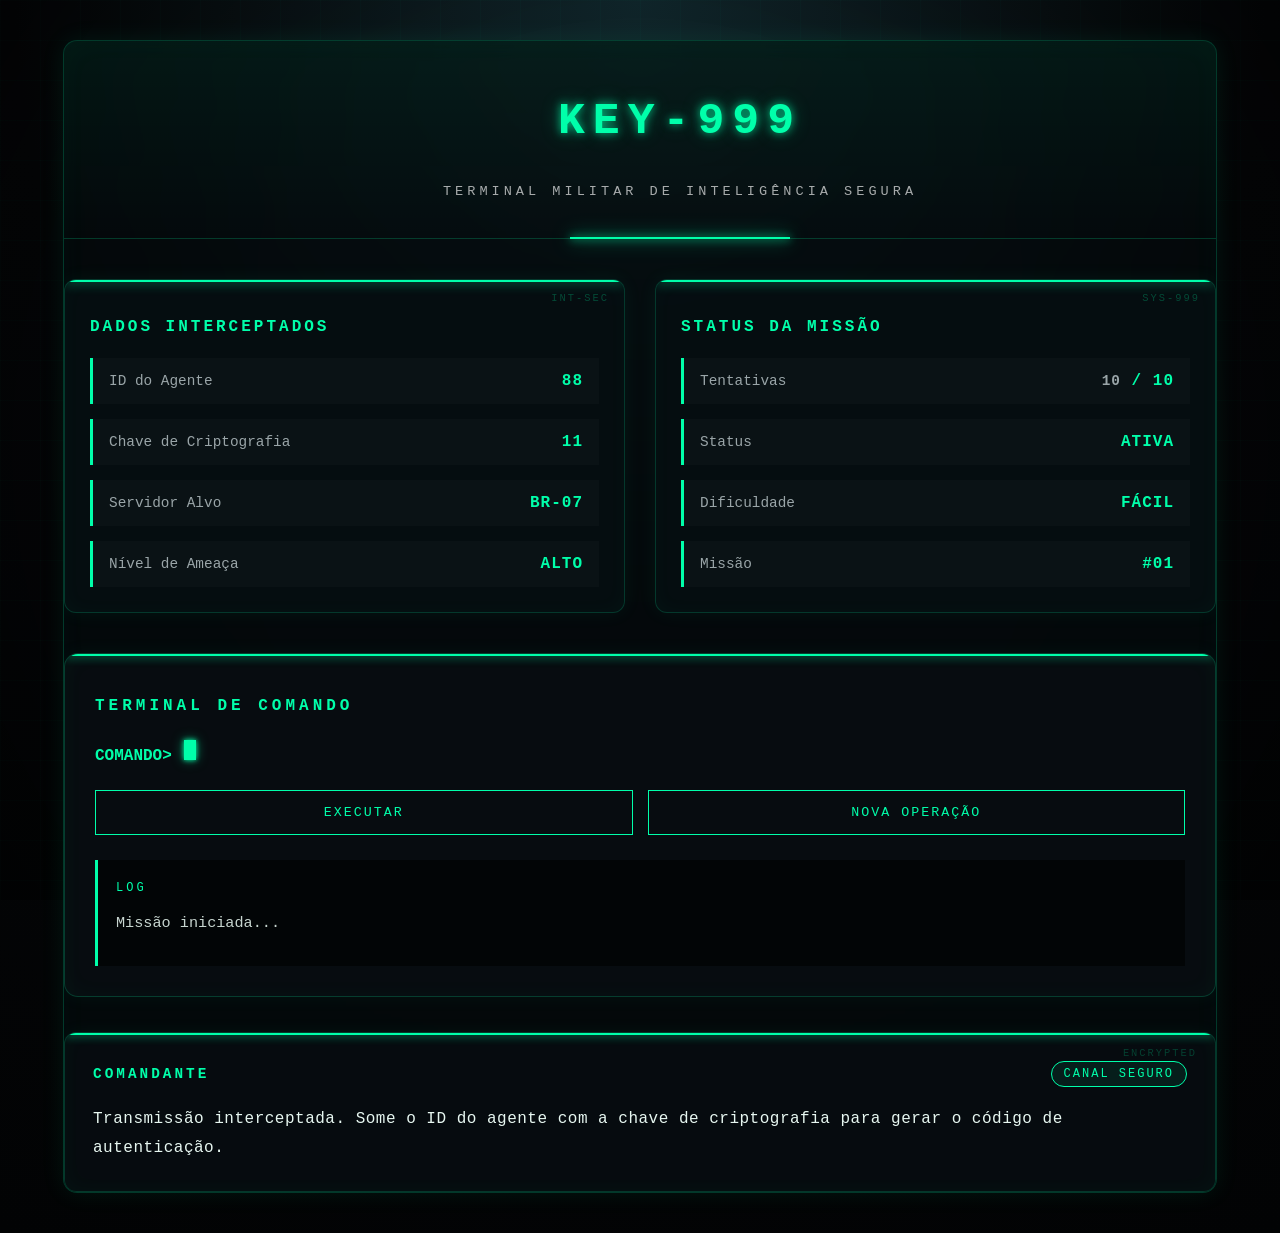
<file: Simaris/GAME/Index.html>
<!DOCTYPE html>
<html lang="pt-BR">

<head>
    <meta charset="UTF-8">
    <meta name="viewport" content="width=device-width, initial-scale=1.0">

    <title>K-999</title>

    <!-- Fonte -->
    <link rel="preconnect" href="https://fonts.googleapis.com">
    <link rel="preconnect" href="https://fonts.gstatic.com" crossorigin>

    <link href="https://fonts.googleapis.com/css2?family=VT323&display=swap" rel="stylesheet">

    <link rel="stylesheet" href="import.css">
</head>

<body>

    <div class="background-grid"></div>

    <div class="scan-line"></div>

    <main class="terminal">

        <header class="header">

            <h1 class="logo">
                Key-999
            </h1>

            <p class="subtitle">
                Terminal Militar de Inteligência Segura
            </p>

        </header>

        <section class="dashboard">

            <!-- Dados Interceptados -->

            <article class="intel-panel">

                <h2>
                    DADOS INTERCEPTADOS
                </h2>

                <div class="intel-list">

                    <div class="intel-item">
                        <span>ID do Agente</span>
                        <strong id="agentId">--</strong>
                    </div>

                    <div class="intel-item">
                        <span>Chave de Criptografia</span>
                        <strong id="encryptionKey">--</strong>
                    </div>

                    <div class="intel-item">
                        <span>Servidor Alvo</span>
                        <strong id="targetServer">BR-07</strong>
                    </div>

                    <div class="intel-item">
                        <span>Nível de Ameaça</span>
                        <strong id="threatLevel">ALTO</strong>
                    </div>

                </div>

            </article>

            <!-- Status da Missão -->

            <article class="status-panel">

                <h2>
                    STATUS DA MISSÃO
                </h2>

                <div class="status-list">

                    <div class="status-item">
                        <span>Tentativas</span>
                        <strong>
                            <span id="attempts">0</span> / 10
                        </strong>
                    </div>

                    <div class="status-item">
                        <span>Status</span>
                        <strong id="missionStatus">
                            ATIVA
                        </strong>
                    </div>

                    <div class="status-item">
                        <span>Dificuldade</span>
                        <strong id="difficulty">
                            FÁCIL
                        </strong>
                    </div>

                    <div class="status-item">
                        <span>Missão</span>
                        <strong id="missionNumber">
                            #01
                        </strong>
                    </div>

                </div>

            </article>

        </section>

        <section class="terminal-panel">

            <h2>
                TERMINAL DE COMANDO
            </h2>

            <div class="terminal-input">

                <span class="prompt">
                    COMANDO&gt;
                </span>

                <span id="typedText"></span>

                <span id="cursor" class="cursor"></span>

                <input type="text" id="guess" inputmode="numeric" autocomplete="off" maxlength="3" aria-label="Digite
                sua resposta">

            </div>

            <div class="terminal-buttons">

                <button id="btnGuess" type="button">

                    EXECUTAR

                </button>

                <button id="restart" type="button">

                    NOVA OPERAÇÃO

                </button>

            </div>

            <!-- Registro do Terminal -->

            <div id="message" class="terminal-log">

                Aguardando comando...

            </div>

        </section>

        <section class="commander-panel">

            <div class="commander-header">

                <span class="commander-name">
                    COMANDANTE
                </span>

                <span class="connection">
                    CANAL SEGURO
                </span>

            </div>

            <p id="commanderText" class="commander-message">

                Hck-07,
                analise os dados interceptados e execute o comando correto.

            </p>

        </section>

    </main>

    <script src="script.js"></script>

</body>

</html>
</file>
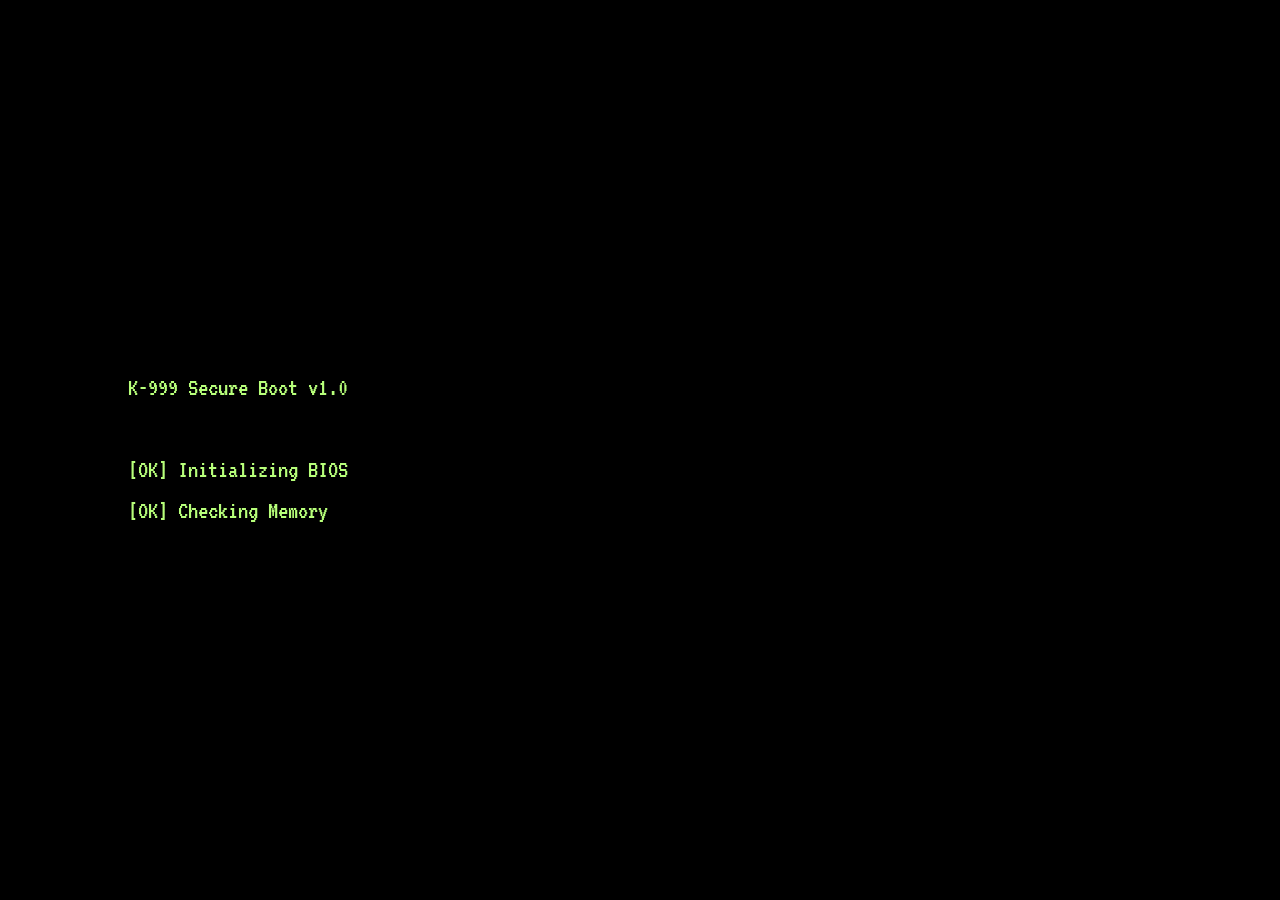
<file: Simaris/INTRO/intro.html>
<!DOCTYPE html>
<html lang="pt-BR">

<head>
    <meta charset="UTF-8">
    <meta name="viewport" content="width=device-width, initial-scale=1.0">

    <title>K-999 | Missão</title>

    <!-- Fonte -->
    <link rel="preconnect" href="https://fonts.googleapis.com">
    <link rel="preconnect" href="https://fonts.gstatic.com" crossorigin>

    <link href="https://fonts.googleapis.com/css2?family=JetBrains+Mono:wght@300;400;500;700&display=swap"
        rel="stylesheet">

    <link rel="preconnect" href="https://fonts.googleapis.com">
    <link rel="preconnect" href="https://fonts.gstatic.com" crossorigin>

    <link href="https://fonts.googleapis.com/css2?family=VT323&display=swap" rel="stylesheet">
    <link rel="stylesheet" href="import2.css">
</head>

<body>

    <main class="intro">

        <div id="bootScreen">

            <pre id="bootText"></pre>

        </div>

        <!-- Fundo -->
        <div class="background"></div>

        <!-- Camada escura -->
        <div class="overlay"></div>

        <!-- Conteúdo -->
        <section class="content">

            <p class="status">
                CLASSIFICAÇÃO: ULTRA SECRETO
            </p>

            <h1>K-999</h1>

            <div class="line"></div>

            <div class="lore" id="lore"></div>

            <button id="startMission">
                INICIAR MISSÃO
            </button>
        </section>

    </main>

    <script src="intro.js"></script>

</body>

</html>
</file>
<file: Simaris/GAME/import.css>
@import url(header.css);
@import url(background.css);
@import url(main.css);
@import url(input.css);
@import url(command.css);
</file>
<file: Simaris/INTRO/import2.css>
@import url(style.css);
@import url(effect.css);
</file>
